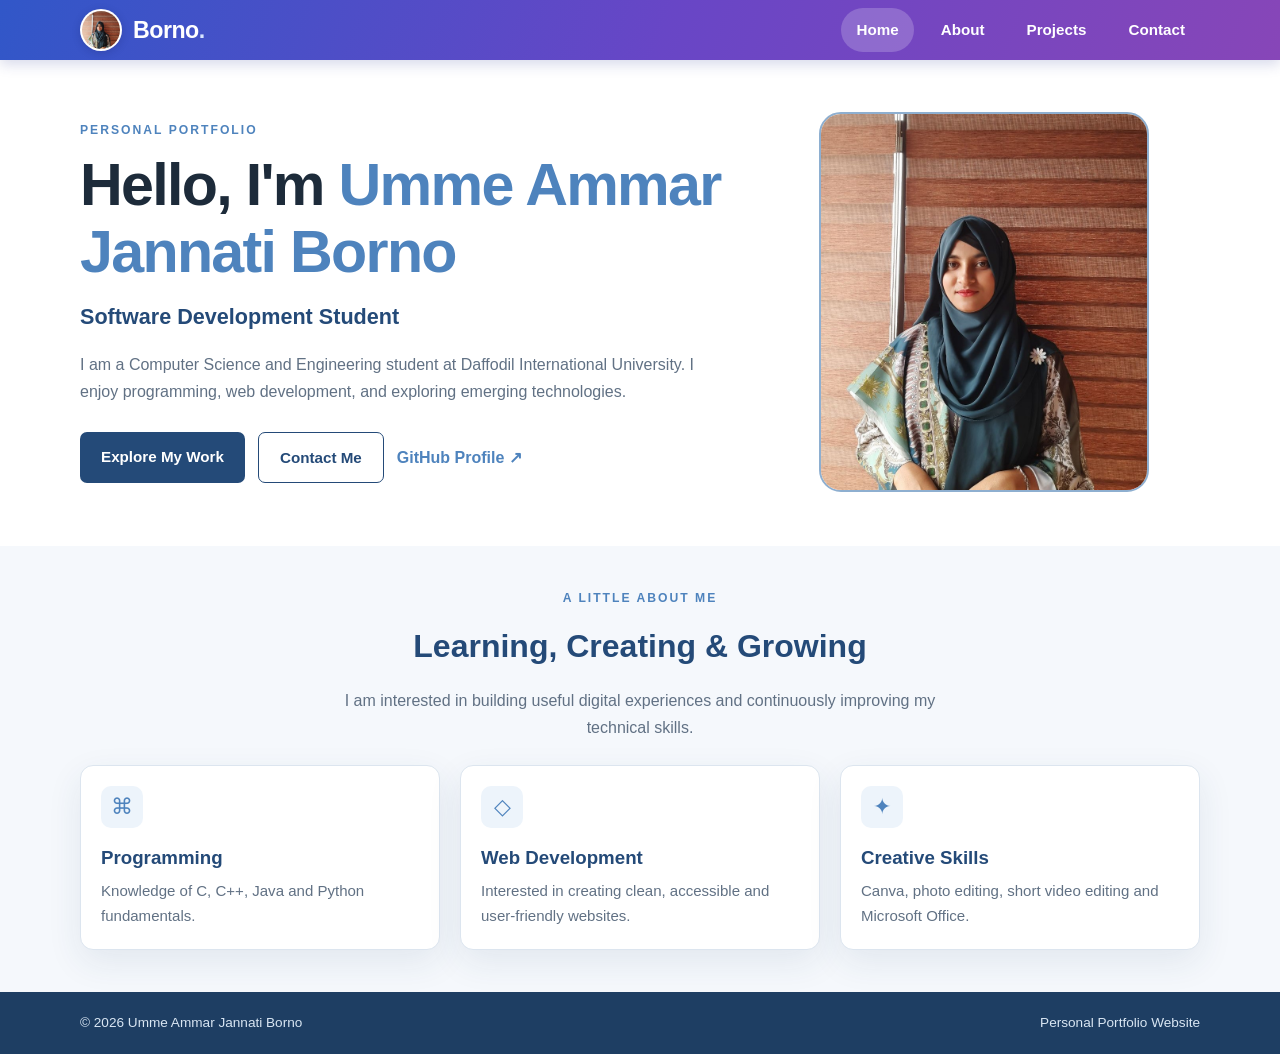
<file: index.html>
<!DOCTYPE html>
<html lang="en">
<head>
  <meta charset="UTF-8">
  <meta name="viewport" content="width=device-width, initial-scale=1.0">
  <meta name="description" content="Personal portfolio of Umme Ammar Jannati Borno, Software Development student.">
  <title>Home | Umme Ammar Jannati Borno</title>
  <link rel="stylesheet" href="css/style.css">
</head>
<body>
  <header class="site-header">
    <nav class="nav container" aria-label="Main navigation">
      <a class="brand" href="index.html"><img class="brand-photo" src="images/profile.jpg" alt="Profile photo placeholder"><span class="brand-name">Borno<span>.</span></span></a>
      <button class="menu-toggle" aria-label="Toggle navigation" aria-expanded="false">☰</button>
      <ul class="nav-links">
        <li><a class="active" href="index.html">Home</a></li>
        <li><a href="about.html">About</a></li>
        <li><a href="projects.html">Projects</a></li>
        <li><a href="contact.html">Contact</a></li>
      </ul>
    </nav>
  </header>

  <main>
    <section class="hero container">
      <div class="hero-copy">
        <p class="eyebrow">PERSONAL PORTFOLIO</p>
        <h1>Hello, I'm <span>Umme Ammar Jannati Borno</span></h1>
        <h2>Software Development Student</h2>
        <p>I am a Computer Science and Engineering student at Daffodil International University. I enjoy programming, web development, and exploring emerging technologies.</p>
        <div class="hero-actions">
          <a class="btn" href="projects.html">Explore My Work</a>
          <a class="btn btn-outline" href="contact.html">Contact Me</a>
          <a class="github-text-link" href="https://github.com/borno2305101834-diu" target="_blank" rel="noopener noreferrer">GitHub Profile ↗</a>
        </div>
      </div>
      <div class="profile-wrap">
        <!-- Save your own photo as images/profile.jpg. The same photo appears in the navbar. -->
        <img src="images/profile.jpg"
             alt="Profile photo of Umme Ammar Jannati Borno"
             class="photo-placeholder profile-image">
      </div>
      </div>
    </section>

    <section class="section soft-bg">
      <div class="container">
        <div class="section-heading">
          <p class="eyebrow">A LITTLE ABOUT ME</p>
          <h2>Learning, Creating & Growing</h2>
          <p>I am interested in building useful digital experiences and continuously improving my technical skills.</p>
        </div>
        <div class="feature-grid">
          <article class="feature-card"><div class="feature-icon">⌘</div><h3>Programming</h3><p>Knowledge of C, C++, Java and Python fundamentals.</p></article>
          <article class="feature-card"><div class="feature-icon">◇</div><h3>Web Development</h3><p>Interested in creating clean, accessible and user-friendly websites.</p></article>
          <article class="feature-card"><div class="feature-icon">✦</div><h3>Creative Skills</h3><p>Canva, photo editing, short video editing and Microsoft Office.</p></article>
        </div>
      </div>
    </section>
    
  </main>

  <footer class="site-footer"><div class="container footer-inner"><p>© 2026 Umme Ammar Jannati Borno</p><p>Personal Portfolio Website</p></div></footer>
  <script src="https://code.jquery.com/jquery-3.7.1.min.js"></script>
  <script src="js/main.js"></script>
</body>
</html>
</file>
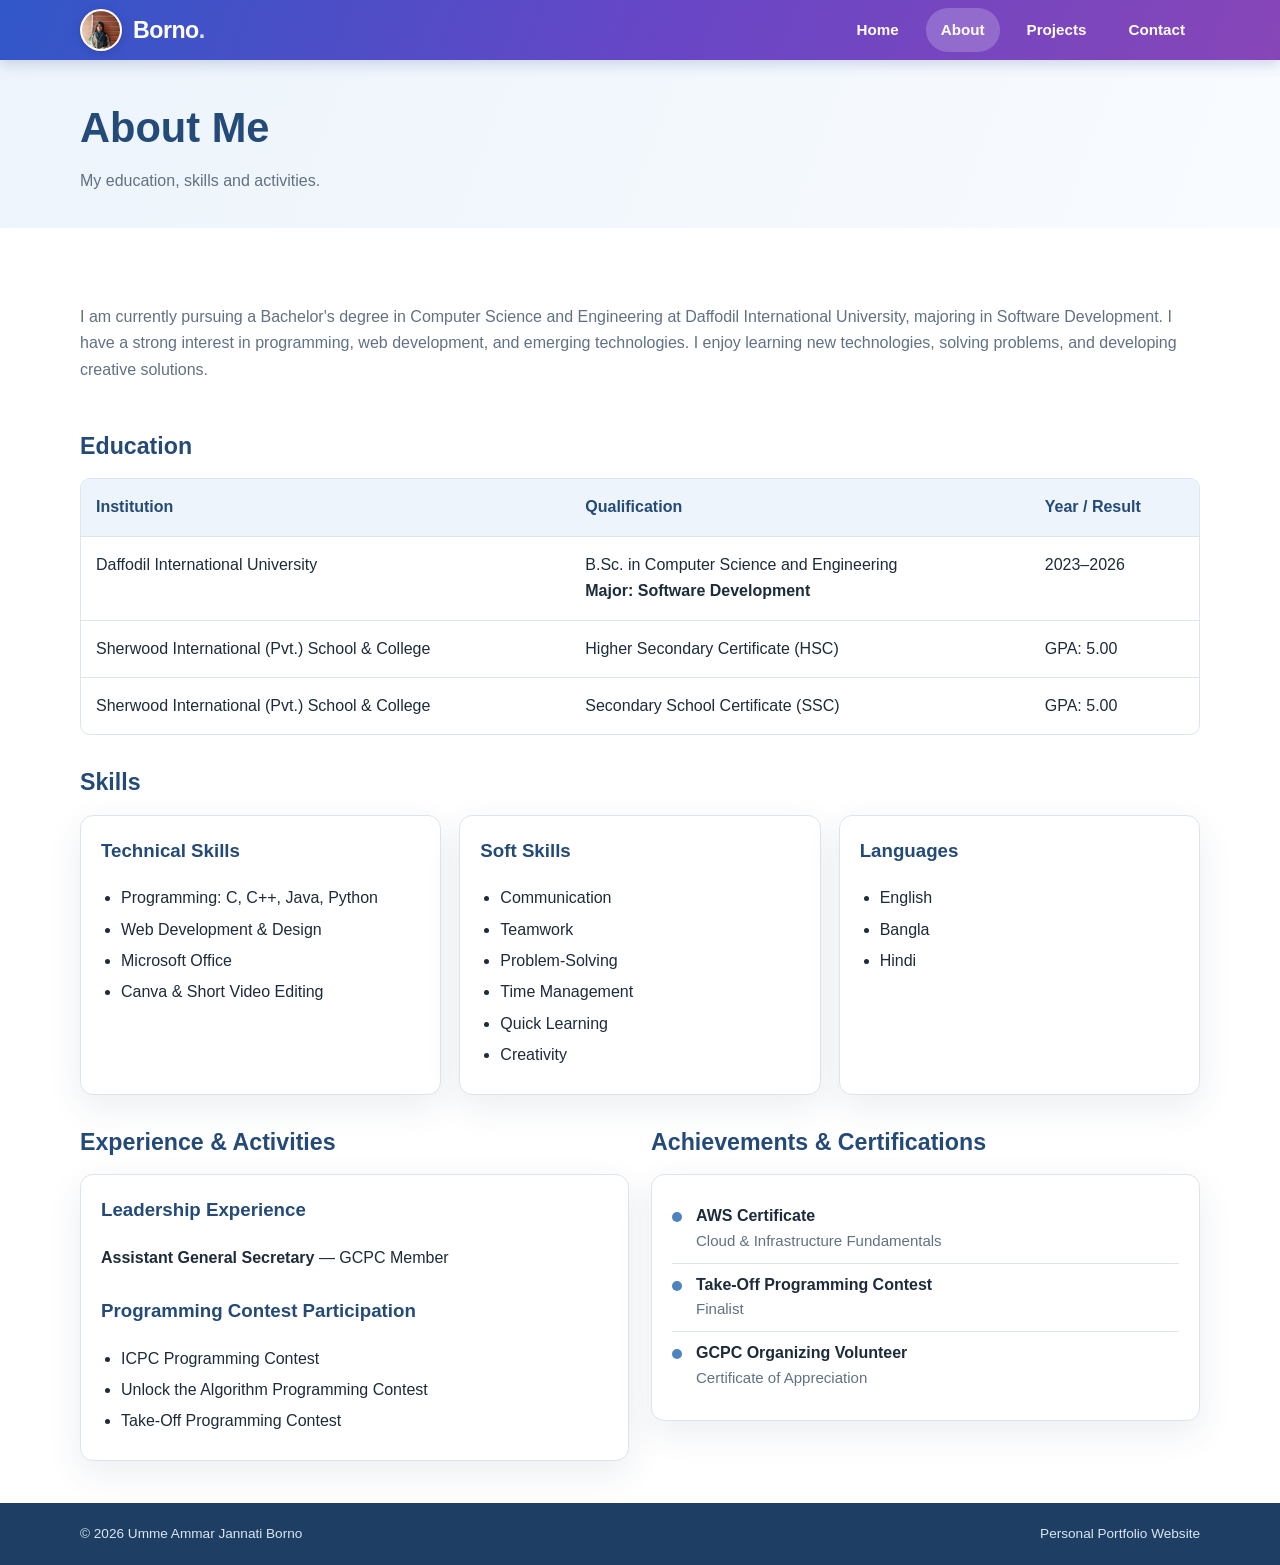
<file: about.html>
<!DOCTYPE html>
<html lang="en">
<head>
  <meta charset="UTF-8">
  <meta name="viewport" content="width=device-width, initial-scale=1.0">
  <title>About | Umme Ammar Jannati Borno</title>
  <link rel="stylesheet" href="css/style.css">
</head>
<body>
<header class="site-header"><nav class="nav container" aria-label="Main navigation">
  <a class="brand" href="index.html"><img class="brand-photo" src="images/profile.jpg" alt="Profile photo placeholder"><span class="brand-name">Borno<span>.</span></span></a><button class="menu-toggle" aria-label="Toggle navigation" aria-expanded="false">☰</button>
  <ul class="nav-links"><li><a href="index.html">Home</a></li><li><a class="active" href="about.html">About</a></li><li><a href="projects.html">Projects</a></li><li><a href="contact.html">Contact</a></li></ul>
</nav></header>
<main>
  <section class="page-hero"><div class="container"><h1>About Me</h1><p>My education, skills and activities.</p></div></section>
  <section class="section container">
    <div class="about-intro"><div></div><p>I am currently pursuing a Bachelor's degree in Computer Science and Engineering at Daffodil International University, majoring in Software Development. I have a strong interest in programming, web development, and emerging technologies. I enjoy learning new technologies, solving problems, and developing creative solutions.</p></div></div>
    <h2 class="subheading">Education</h2>
    <div class="table-wrap"><table><thead><tr><th>Institution</th><th>Qualification</th><th>Year / Result</th></tr></thead><tbody>
      <tr><td>Daffodil International University</td><td>B.Sc. in Computer Science and Engineering<br><strong>Major: Software Development</strong></td><td>2023–2026</td></tr>
      <tr><td>Sherwood International (Pvt.) School & College</td><td>Higher Secondary Certificate (HSC)</td><td>GPA: 5.00</td></tr>
      <tr><td>Sherwood International (Pvt.) School & College</td><td>Secondary School Certificate (SSC)</td><td>GPA: 5.00</td></tr>
    </tbody></table></div>
    <h2 class="subheading">Skills</h2>
    <div class="skills-grid">
      <article class="panel"><h3>Technical Skills</h3><ul><li>Programming: C, C++, Java, Python</li><li>Web Development & Design</li><li>Microsoft Office</li><li>Canva & Short Video Editing</li></ul></article>
      <article class="panel"><h3>Soft Skills</h3><ul><li>Communication</li><li>Teamwork</li><li>Problem-Solving</li><li>Time Management</li><li>Quick Learning</li><li>Creativity</li></ul></article>
      <article class="panel"><h3>Languages</h3><ul><li>English</li><li>Bangla</li><li>Hindi</li></ul></article>
    </div>
    <div class="activities-achievements-grid">
      <section class="activity-column" aria-labelledby="experience-heading">
        <h2 class="subheading" id="experience-heading">Experience & Activities</h2>
        <div class="timeline panel">
          <h3>Leadership Experience</h3>
          <p><strong>Assistant General Secretary</strong> — GCPC Member</p>
          <h3>Programming Contest Participation</h3>
          <ul>
            <li>ICPC Programming Contest</li>
            <li>Unlock the Algorithm Programming Contest</li>
            <li>Take-Off Programming Contest</li>
          </ul>
        </div>
      </section>
      <section class="achievement-column" aria-labelledby="achievement-heading">
        <h2 class="subheading" id="achievement-heading">Achievements & Certifications</h2>
        <div class="panel achievement-list">
          <div><span class="achievement-dot" aria-hidden="true"></span><p><strong>AWS Certificate</strong><br><span>Cloud & Infrastructure Fundamentals</span></p></div>
          <div><span class="achievement-dot" aria-hidden="true"></span><p><strong>Take-Off Programming Contest</strong><br><span>Finalist</span></p></div>
          <div><span class="achievement-dot" aria-hidden="true"></span><p><strong>GCPC Organizing Volunteer</strong><br><span>Certificate of Appreciation</span></p></div>
        </div>
      </section>
    </div>
  </section>
</main>
<footer class="site-footer"><div class="container footer-inner"><p>© 2026 Umme Ammar Jannati Borno</p><p>Personal Portfolio Website</p></div></footer>
<script src="https://code.jquery.com/jquery-3.7.1.min.js"></script><script src="js/main.js"></script>
</body></html>
</file>
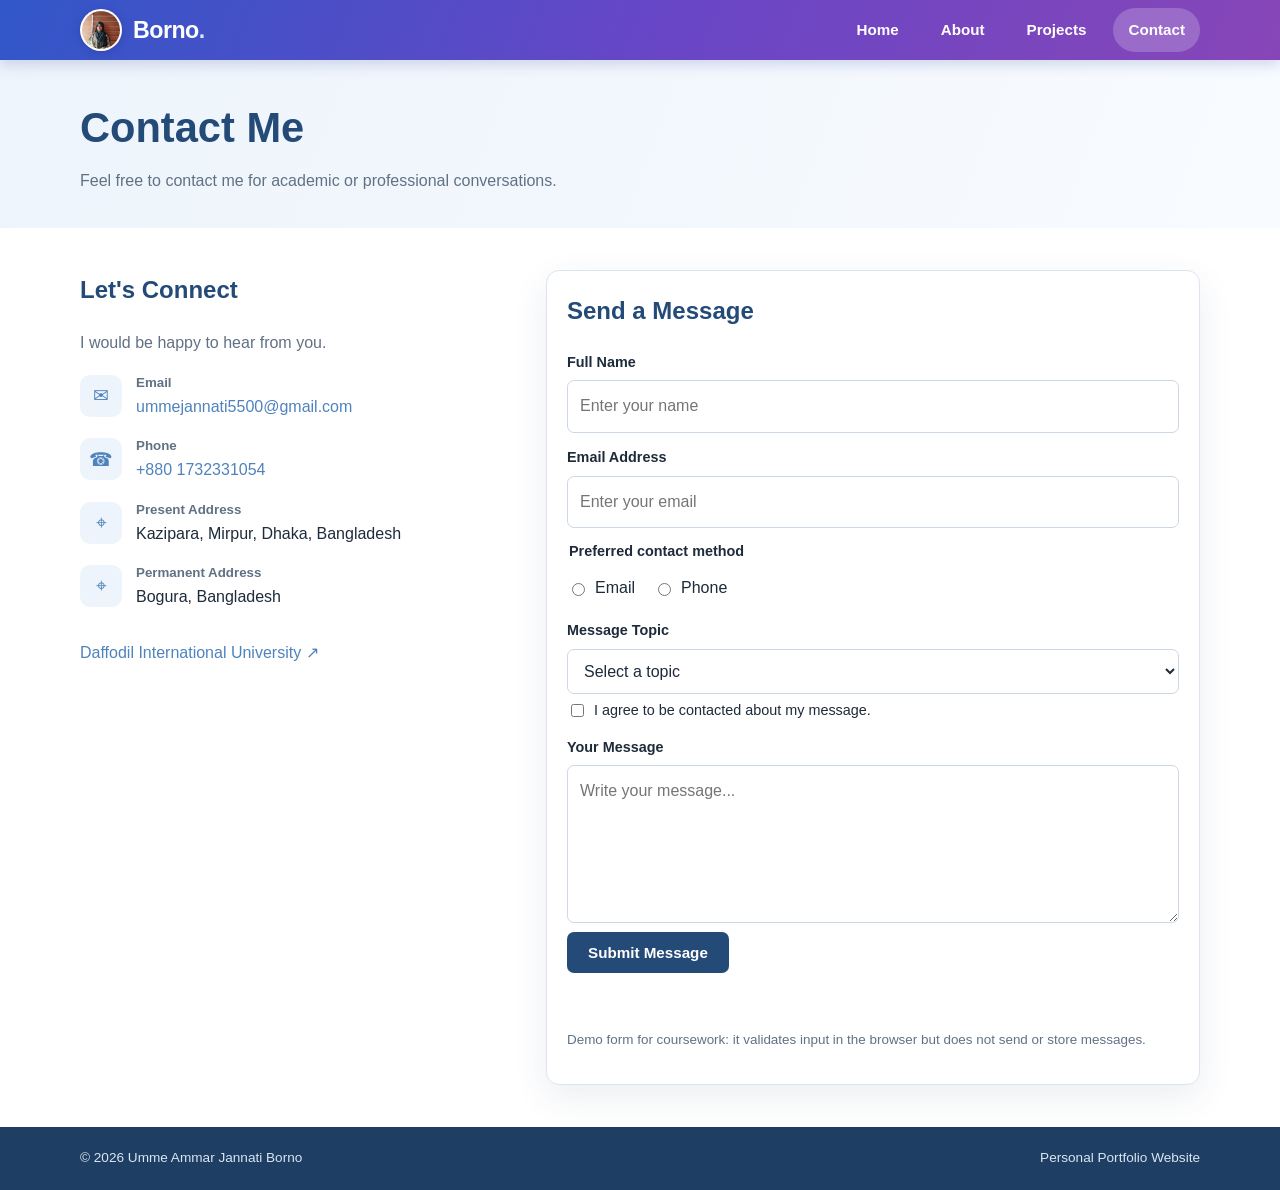
<file: contact.html>
<!DOCTYPE html>
<html lang="en">
<head>
  <meta charset="UTF-8"><meta name="viewport" content="width=device-width, initial-scale=1.0">
  <title>Contact | Umme Ammar Jannati Borno</title><link rel="stylesheet" href="css/style.css">
</head>
<body>
<header class="site-header"><nav class="nav container" aria-label="Main navigation">
  <a class="brand" href="index.html"><img class="brand-photo" src="images/profile.jpg" alt="Profile photo placeholder"><span class="brand-name">Borno<span>.</span></span></a><button class="menu-toggle" aria-label="Toggle navigation" aria-expanded="false">☰</button>
  <ul class="nav-links"><li><a href="index.html">Home</a></li><li><a href="about.html">About</a></li><li><a href="projects.html">Projects</a></li><li><a class="active" href="contact.html">Contact</a></li></ul>
</nav></header>
<main>
<section class="page-hero"><div class="container"><h1>Contact Me</h1><p>Feel free to contact me for academic or professional conversations.</p></div></section>
<section class="section container contact-layout">
  <div class="contact-info"><h2>Let's Connect</h2><p>I would be happy to hear from you.</p>
    <div class="contact-item"><span>✉</span><div><small>Email</small><a href="mailto:ummejannati5500@gmail.com">ummejannati5500@gmail.com</a></div></div>
    <div class="contact-item"><span>☎</span><div><small>Phone</small><a href="tel:+8801732331054">+880 1732331054</a></div></div>
    <div class="contact-item"><span>⌖</span><div><small>Present Address</small><p>Kazipara, Mirpur, Dhaka, Bangladesh</p></div></div>
    <div class="contact-item"><span>⌖</span><div><small>Permanent Address</small><p>Bogura, Bangladesh</p></div></div>
    <p class="external-link"><a href="https://www.daffodilvarsity.edu.bd/" target="_blank" rel="noopener">Daffodil International University ↗</a></p>
  </div>
  <form class="contact-form panel" id="contactForm">
    <h2>Send a Message</h2>
    <label for="fullName">Full Name</label><input id="fullName" name="fullName" type="text" placeholder="Enter your name" required>
    <label for="email">Email Address</label><input id="email" name="email" type="email" placeholder="Enter your email" required>
    <fieldset><legend>Preferred contact method</legend><label class="choice"><input type="radio" name="method" value="Email" required> Email</label><label class="choice"><input type="radio" name="method" value="Phone"> Phone</label></fieldset>
    <label for="topic">Message Topic</label><select id="topic" name="topic" required><option value="">Select a topic</option><option>Academic discussion</option><option>Project collaboration</option><option>General inquiry</option></select>
    <label class="choice checkbox-choice"><input type="checkbox" id="updates" name="updates"> I agree to be contacted about my message.</label>
    <label for="message">Your Message</label><textarea id="message" name="message" rows="5" placeholder="Write your message..." required></textarea>
    <button class="btn" type="submit">Submit Message</button>
    <p id="formStatus" class="form-status" role="status" aria-live="polite"></p>
    <p class="small-note">Demo form for coursework: it validates input in the browser but does not send or store messages.</p>
  </form>
</section></main>
<footer class="site-footer"><div class="container footer-inner"><p>© 2026 Umme Ammar Jannati Borno</p><p>Personal Portfolio Website</p></div></footer>
<script src="https://code.jquery.com/jquery-3.7.1.min.js"></script><script src="js/main.js"></script><script src="js/contact.js"></script>
</body></html>
</file>
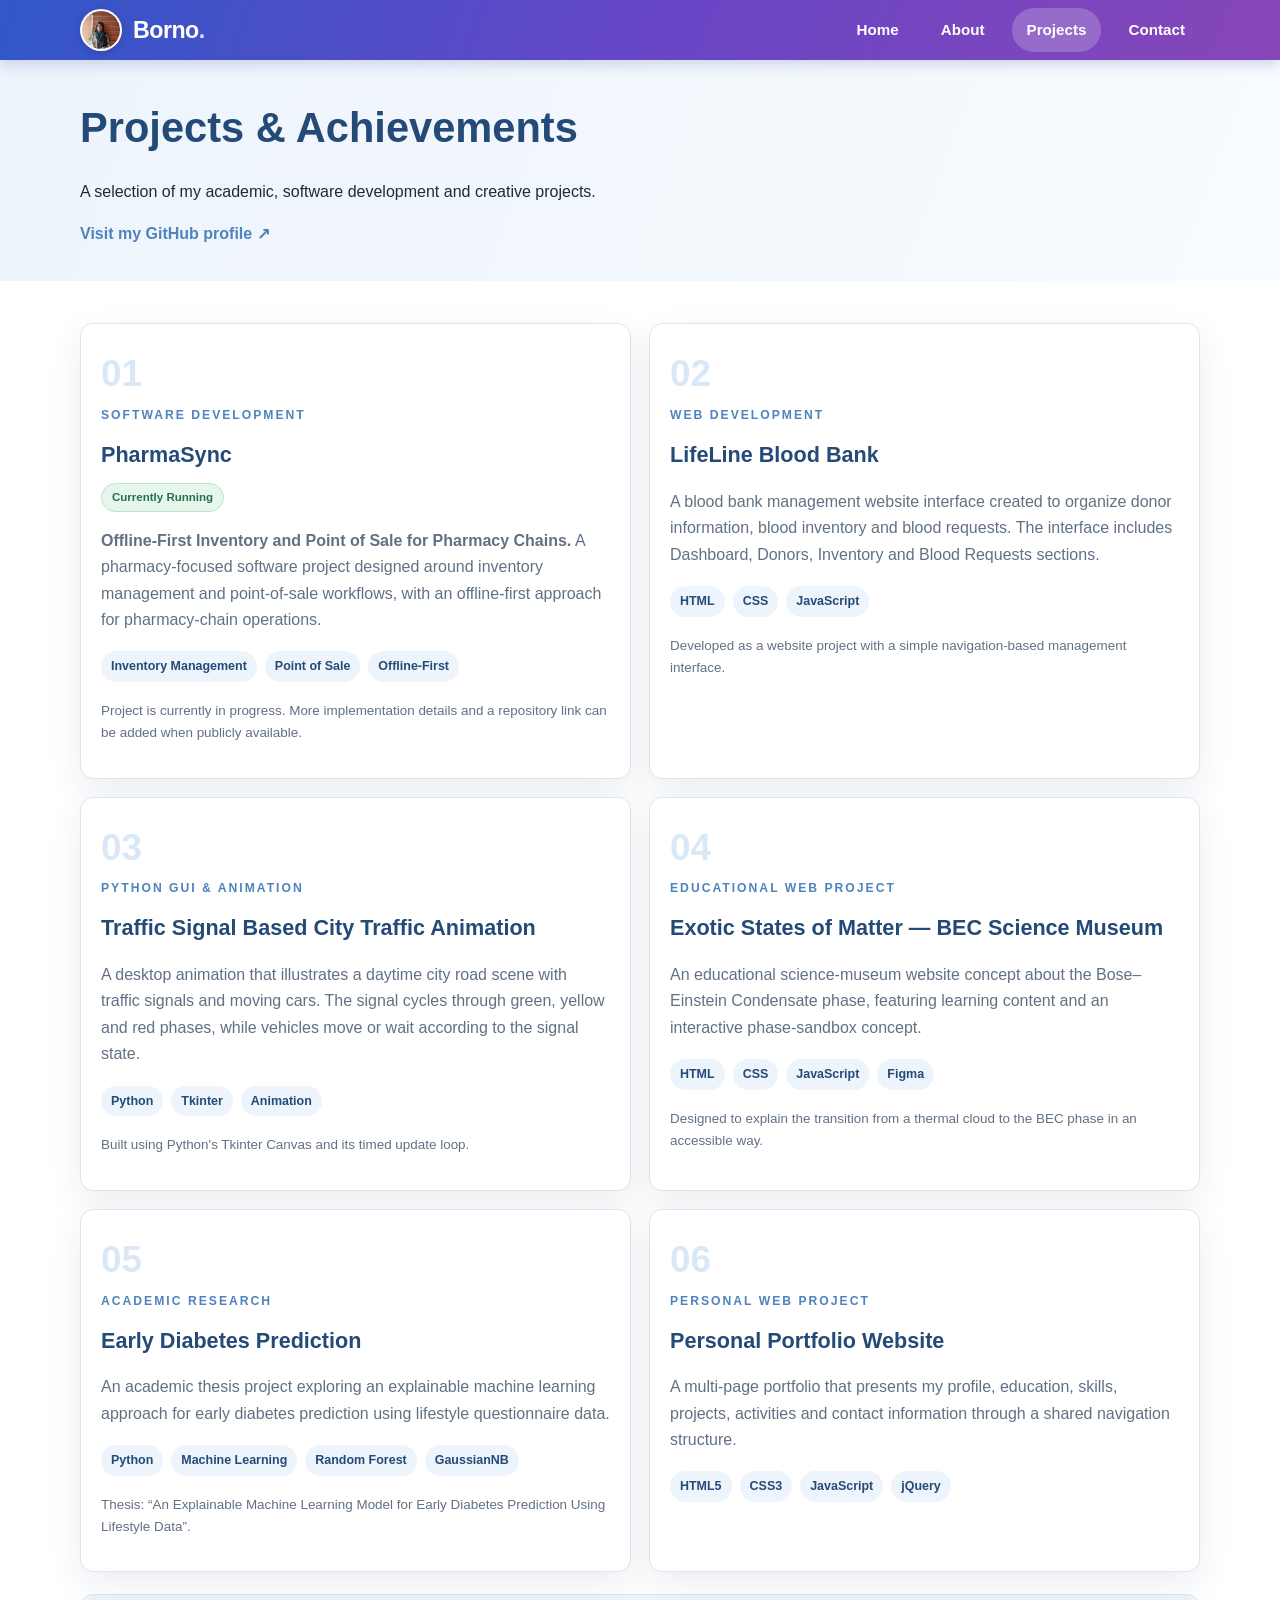
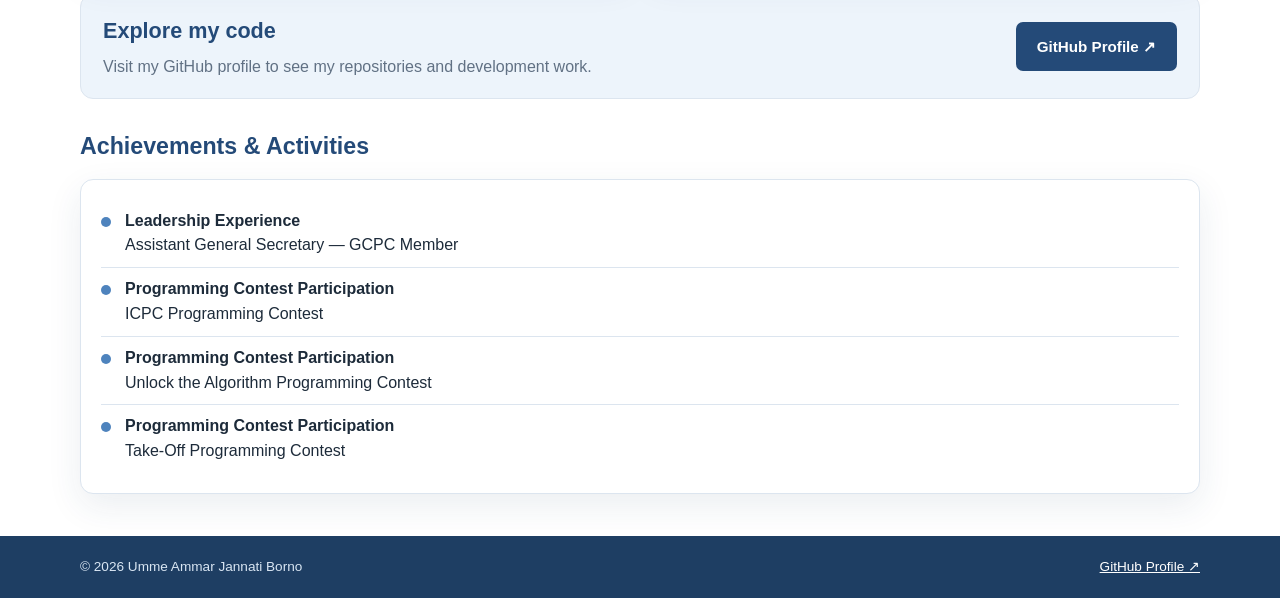
<file: projects.html>
<!DOCTYPE html>
<html lang="en">
<head>
  <meta charset="UTF-8">
  <meta name="viewport" content="width=device-width, initial-scale=1.0">
  <meta name="description" content="Selected academic, software and web development projects by Umme Ammar Jannati Borno.">
  <title>Projects & Achievements | Umme Ammar Jannati Borno</title>
  <link rel="stylesheet" href="css/style.css">
</head>
<body>
<header class="site-header">
  <nav class="nav container" aria-label="Main navigation">
    <a class="brand" href="index.html"><img class="brand-photo" src="images/profile.jpg" alt="Profile photo placeholder"><span class="brand-name">Borno<span>.</span></span></a>
    <button class="menu-toggle" aria-label="Toggle navigation" aria-expanded="false">☰</button>
    <ul class="nav-links">
      <li><a href="index.html">Home</a></li>
      <li><a href="about.html">About</a></li>
      <li><a class="active" href="projects.html">Projects</a></li>
      <li><a href="contact.html">Contact</a></li>
    </ul>
  </nav>
</header>

<main>
  <section class="page-hero">
    <div class="container">
     
      <h1>Projects & Achievements</h1>
      <p>A selection of my academic, software development and creative projects.</p>
      <p class="github-profile-link"><a href="https://github.com/borno2305101834-diu" target="_blank" rel="noopener noreferrer">Visit my GitHub profile ↗</a></p>
    </div>
  </section>

  <section class="section container">
    <div class="project-grid">
      <article class="project-card">
        <div class="project-number">01</div>
        <p class="eyebrow">SOFTWARE DEVELOPMENT</p>
        <div class="project-title-row"><h2>PharmaSync</h2><span class="project-status">Currently Running</span></div>
        <p><strong>Offline-First Inventory and Point of Sale for Pharmacy Chains.</strong> A pharmacy-focused software project designed around inventory management and point-of-sale workflows, with an offline-first approach for pharmacy-chain operations.</p>
        <div class="tags"><span>Inventory Management</span><span>Point of Sale</span><span>Offline-First</span></div>
        <p class="small-note">Project is currently in progress. More implementation details and a repository link can be added when publicly available.</p>
      </article>

      <article class="project-card">
        <div class="project-number">02</div>
        <p class="eyebrow">WEB DEVELOPMENT</p>
        <h2>LifeLine Blood Bank</h2>
        <p>A blood bank management website interface created to organize donor information, blood inventory and blood requests. The interface includes Dashboard, Donors, Inventory and Blood Requests sections.</p>
        <div class="tags"><span>HTML</span><span>CSS</span><span>JavaScript</span></div>
        <p class="small-note">Developed as a website project with a simple navigation-based management interface.</p>
      </article>

      <article class="project-card">
        <div class="project-number">03</div>
        <p class="eyebrow">PYTHON GUI & ANIMATION</p>
        <h2>Traffic Signal Based City Traffic Animation</h2>
        <p>A desktop animation that illustrates a daytime city road scene with traffic signals and moving cars. The signal cycles through green, yellow and red phases, while vehicles move or wait according to the signal state.</p>
        <div class="tags"><span>Python</span><span>Tkinter</span><span>Animation</span></div>
        <p class="small-note">Built using Python's Tkinter Canvas and its timed update loop.</p>
      </article>

      <article class="project-card">
        <div class="project-number">04</div>
        <p class="eyebrow">EDUCATIONAL WEB PROJECT</p>
        <h2>Exotic States of Matter — BEC Science Museum</h2>
        <p>An educational science-museum website concept about the Bose–Einstein Condensate phase, featuring learning content and an interactive phase-sandbox concept.</p>
        <div class="tags"><span>HTML</span><span>CSS</span><span>JavaScript</span><span>Figma</span></div>
        <p class="small-note">Designed to explain the transition from a thermal cloud to the BEC phase in an accessible way.</p>
      </article>

      <article class="project-card">
        <div class="project-number">05</div>
        <p class="eyebrow">ACADEMIC RESEARCH</p>
        <h2>Early Diabetes Prediction</h2>
        <p>An academic thesis project exploring an explainable machine learning approach for early diabetes prediction using lifestyle questionnaire data.</p>
        <div class="tags"><span>Python</span><span>Machine Learning</span><span>Random Forest</span><span>GaussianNB</span></div>
        <p class="small-note">Thesis: “An Explainable Machine Learning Model for Early Diabetes Prediction Using Lifestyle Data”.</p>
      </article>

      <article class="project-card">
        <div class="project-number">06</div>
        <p class="eyebrow">PERSONAL WEB PROJECT</p>
        <h2>Personal Portfolio Website</h2>
        <p>A multi-page portfolio that presents my profile, education, skills, projects, activities and contact information through a shared navigation structure.</p>
        <div class="tags"><span>HTML5</span><span>CSS3</span><span>JavaScript</span><span>jQuery</span></div>
      </article>
    </div>

    <div class="github-callout">
      <div><h2>Explore my code</h2><p>Visit my GitHub profile to see my repositories and development work.</p></div>
      <a class="btn" href="https://github.com/borno2305101834-diu" target="_blank" rel="noopener noreferrer">GitHub Profile ↗</a>
    </div>

    <h2 class="subheading">Achievements & Activities</h2>
    <div class="achievement-list panel">
      <div><span class="achievement-dot"></span><p><strong>Leadership Experience</strong><br>Assistant General Secretary — GCPC Member</p></div>
      <div><span class="achievement-dot"></span><p><strong>Programming Contest Participation</strong><br>ICPC Programming Contest</p></div>
      <div><span class="achievement-dot"></span><p><strong>Programming Contest Participation</strong><br>Unlock the Algorithm Programming Contest</p></div>
      <div><span class="achievement-dot"></span><p><strong>Programming Contest Participation</strong><br>Take-Off Programming Contest</p></div>
    </div>
  </section>
</main>

<footer class="site-footer">
  <div class="container footer-inner">
    <p>© 2026 Umme Ammar Jannati Borno</p>
    <p><a href="https://github.com/borno2305101834-diu" target="_blank" rel="noopener noreferrer">GitHub Profile ↗</a></p>
  </div>
</footer>
<script src="https://code.jquery.com/jquery-3.7.1.min.js"></script>
<script src="js/main.js"></script>
</body>
</html>
</file>
<file: css/style.css>
:root{--navy:#244a78;
    --blue:#4e83bd;
    --pale:#edf4fb;
    --ink:#1d2b3a;
    --muted:#617184;
    --white:#fff;
    --line:#dce5ef;
    --shadow:0 12px 35px rgba(31,66,104,.09)}
*{box-sizing:border-box}html{scroll-behavior:smooth}body{margin:0;
    font-family:Arial,Helvetica,sans-serif;
    color:var(--ink);
    line-height:1.65;
    background:#fff}a{color:var(--blue);
        text-decoration:none}a:hover{text-decoration:underline}.container{width:min(1120px,90%);
            margin:auto}
.site-header{background:linear-gradient(110deg,#3157c8 0%,#6846c6 52%,#8746b8 100%);
    position:sticky;top:0;
    z-index:10;
    box-shadow:0 5px 12px rgba(49,63,150,.18)}.nav{min-height:60px;
        display:flex;
        align-items:center;
        justify-content:space-between}.brand{display:flex;
            align-items:center;
            gap:11px;
            font-size:1.45rem;
            font-weight:800;
            color:#fff;
            letter-spacing:-.5px}.brand-name{color:#fff}.brand-name span{color:#d8e5ff}.brand-photo{width:42px;height:42px;
                flex:none;
                display:block;
                object-fit:cover;
                border-radius:50%;
                border:2px solid rgba(255,255,255,.9);
                background:#fff;
                box-shadow:0 2px 8px rgba(20,25,80,.2)}.nav-links{display:flex;
                    align-items:center;
                    gap:12px;list-style:none;
                    margin:0;
                    padding:0}.nav-links a{display:block;
                        font-weight:700;
                        color:#fff;
                        font-size:.95rem;
                        padding:9px 15px;border-radius:22px;transition:background .2s ease,transform .2s ease}.nav-links a.active,.nav-links a:hover{color:#fff;background:rgba(255,255,255,.2);text-decoration:none}.nav-links a:hover{transform:translateY(-1px)}.menu-toggle{display:none;background:rgba(255,255,255,.14);border:1px solid rgba(255,255,255,.35);border-radius:8px;padding:5px 10px;font-size:1.5rem;color:#fff}
.hero{display:grid;grid-template-columns:1.2fr .8fr;gap:38px;align-items:center;padding-top:52px;padding-bottom:54px;min-height:0}.eyebrow{font-size:.76rem;font-weight:800;letter-spacing:2px;color:var(--blue);margin:0 0 12px}.hero h1{font-size:clamp(2.25rem,5vw,3.7rem);line-height:1.12;margin:0 0 14px;letter-spacing:-1.7px}.hero h1 span{color:var(--blue)}.hero h2{font-size:1.35rem;color:var(--navy);margin:0 0 18px}.hero-copy>p:not(.eyebrow){color:var(--muted);max-width:620px}.hero-actions{display:flex;gap:13px;flex-wrap:wrap;margin-top:27px}.btn{display:inline-block;border:0;border-radius:7px;background:var(--navy);color:white;padding:12px 21px;font-weight:700;cursor:pointer;font-size:.95rem}.btn:hover{background:var(--blue);text-decoration:none}.btn-outline{background:transparent;color:var(--navy);border:1px solid var(--navy)}.btn-outline:hover{color:white}.profile-wrap{display:flex;justify-content:center}.photo-placeholder{width:min(330px,100%);aspect-ratio:4/4.6;border:2px dashed #8eafd0;border-radius:22px;background:linear-gradient(145deg,#edf5fc,#dceafa);display:flex;flex-direction:column;align-items:center;justify-content:center;color:var(--navy);gap:9px;text-align:center}.photo-icon{font-size:3rem;font-weight:300}.photo-placeholder small{color:var(--muted)}
.section{padding-top:42px;padding-bottom:42px}.soft-bg{background:#f5f8fc}.section-heading{text-align:center;max-width:650px;margin:0 auto 24px}.section-heading h2,.center-cta h2{font-size:2rem;color:var(--navy);margin:0 0 10px}.section-heading p:last-child,.center-cta p{color:var(--muted)}.feature-grid{display:grid;grid-template-columns:repeat(3,1fr);gap:20px}.feature-card,.panel,.project-card{background:white;border:1px solid var(--line);border-radius:13px;padding:20px;box-shadow:var(--shadow)}.feature-icon{width:42px;height:42px;border-radius:10px;background:var(--pale);color:var(--blue);display:grid;place-items:center;font-size:1.4rem}.feature-card h3{margin:15px 0 5px;color:var(--navy)}.feature-card p{margin:0;color:var(--muted);font-size:.94rem}.center-cta{text-align:center}.center-cta .btn{margin-top:12px}
.page-hero{background:linear-gradient(110deg,#edf4fb,#f8fbff);padding:34px 0}.page-hero h1{margin:0;color:var(--navy);font-size:2.6rem}.page-hero p:last-child{margin:5px 0 0;color:var(--muted)}.about-intro{display:grid;grid-template-columns:1fr;gap:18px;align-items:center}.about-intro h2,.contact-info h2{color:var(--navy);margin-top:0}.about-intro p{color:var(--muted)}.quote-card{background:var(--navy);color:#fff;padding:25px;border-radius:14px}.quote-card span{font-size:3rem;line-height:.8;color:#a9c9e9}.quote-card p{color:#fff;font-size:1.1rem}.subheading{color:var(--navy);margin:28px 0 13px;font-size:1.45rem}.table-wrap{overflow-x:auto;border:1px solid var(--line);border-radius:10px}table{border-collapse:collapse;width:100%;min-width:620px}th,td{text-align:left;padding:15px;border-bottom:1px solid var(--line);vertical-align:top}th{background:var(--pale);color:var(--navy)}tbody tr:last-child td{border-bottom:0}.skills-grid{display:grid;grid-template-columns:repeat(3,1fr);gap:18px}.panel h3{color:var(--navy);margin-top:0}.panel ul{padding-left:20px;margin-bottom:0}.panel li{margin:5px 0}.timeline h3:not(:first-child){margin-top:25px}
.project-grid{display:grid;grid-template-columns:repeat(2,1fr);gap:18px}.project-card{position:relative;overflow:hidden}.project-number{font-size:2.3rem;font-weight:800;color:#d9e8f7}.project-card h2{color:var(--navy);margin:0 0 10px;font-size:1.35rem}.project-card p:not(.eyebrow){color:var(--muted)}.tags{display:flex;gap:8px;flex-wrap:wrap;margin:18px 0}.tags span{background:var(--pale);color:var(--navy);padding:5px 10px;border-radius:20px;font-size:.78rem;font-weight:700}.small-note{font-size:.84rem;color:var(--muted)}.achievement-list>div{display:flex;gap:14px;align-items:flex-start;border-bottom:1px solid var(--line);padding:10px 0}.achievement-list>div:last-child{border:0}.achievement-list p{margin:0}.achievement-dot{width:10px;height:10px;background:var(--blue);border-radius:50%;margin-top:8px;flex:none}
.contact-layout{display:grid;grid-template-columns:.8fr 1.2fr;gap:30px;align-items:start}.contact-info>p{color:var(--muted)}.contact-item{display:flex;gap:14px;align-items:center;margin:15px 0}.contact-item>span{width:42px;height:42px;border-radius:10px;background:var(--pale);color:var(--blue);display:grid;place-items:center;font-size:1.2rem}.contact-item small{display:block;color:var(--muted);font-weight:700}.contact-item p{margin:0}.external-link{margin-top:30px}.contact-form h2{margin:0 0 20px;color:var(--navy)}.contact-form>label,.contact-form legend{display:block;font-weight:700;font-size:.9rem;margin:13px 0 6px}.contact-form input:not([type=radio]):not([type=checkbox]),.contact-form select,.contact-form textarea{width:100%;border:1px solid #ccd8e5;border-radius:7px;padding:12px;font:inherit;background:#fff;color:var(--ink)}.contact-form input:focus,.contact-form select:focus,.contact-form textarea:focus{outline:2px solid #b6d3f0;border-color:var(--blue)}.contact-form fieldset{border:0;padding:0;margin:12px 0}.choice{display:inline-flex!important;align-items:center;gap:7px;margin:5px 18px 5px 0!important;font-weight:400!important}.checkbox-choice{display:flex!important}.form-status{font-weight:700;min-height:24px;color:#23724c}.form-status.error{color:#b42318}.site-footer{background:#1e3e63;color:#d9e6f3;padding:20px 0}.footer-inner{display:flex;justify-content:space-between;gap:20px;font-size:.85rem}.footer-inner p{margin:0}
@media(max-width:760px){.menu-toggle{display:block}.nav{position:relative}.nav-links{display:none;position:absolute;top:76px;left:0;right:0;background:linear-gradient(110deg,#3157c8 0%,#6846c6 52%,#8746b8 100%);padding:18px 5%;border-bottom:1px solid rgba(255,255,255,.2);flex-direction:column;align-items:stretch;gap:8px;box-shadow:0 8px 15px rgba(49,63,150,.16)}.nav-links a{padding:11px 14px}.nav-links.open{display:flex}.hero{grid-template-columns:1fr;padding-top:38px;padding-bottom:40px;gap:25px}.profile-wrap{grid-row:1}.photo-placeholder{max-width:230px}.feature-grid,.skills-grid,.project-grid,.contact-layout,.about-intro{grid-template-columns:1fr}.section{padding-top:34px;padding-bottom:34px}.page-hero h1{font-size:2.1rem}.footer-inner{flex-direction:column;gap:5px}}
\n.approach-list{max-width:720px;margin:0 auto;padding-left:28px;color:var(--muted)}.approach-list li{padding:7px 0}\n
/* Additional styles for the expanded portfolio project section */
.project-title-row{display:flex;align-items:center;justify-content:space-between;gap:12px;flex-wrap:wrap}
.project-title-row h2{margin-bottom:10px}
.project-status{display:inline-block;background:#e7f6ed;color:#237347;border:1px solid #b9e4c8;border-radius:20px;padding:4px 10px;font-size:.72rem;font-weight:800;white-space:nowrap}
.github-profile-link{margin-top:12px!important}
.github-profile-link a,.github-text-link{font-weight:700}
.github-callout{margin-top:22px;padding:18px 22px;border:1px solid var(--line);border-radius:13px;background:var(--pale);display:flex;align-items:center;justify-content:space-between;gap:20px}
.github-callout h2{margin:0;color:var(--navy);font-size:1.35rem}
.github-callout p{margin:5px 0 0;color:var(--muted)}
.github-text-link{align-self:center}
.site-footer a{color:#fff;text-decoration:underline}
@media(max-width:600px){.github-callout{align-items:flex-start;flex-direction:column}}

/* Large home-page profile photo: preserves the original placeholder size and shape. */
.profile-image{display:block;object-fit:cover;border-style:solid;}

/* Side-by-side Experience and Achievements sections on the About page */
.activities-achievements-grid{display:grid;grid-template-columns:1fr 1fr;gap:22px;align-items:start}
.activities-achievements-grid .subheading{margin-top:28px}
.activities-achievements-grid .panel{height:100%;box-sizing:border-box}
.achievement-list>div{display:flex;gap:14px;align-items:flex-start;border-bottom:1px solid var(--line);padding:9px 0}
.achievement-list>div:last-child{border:0}
.achievement-list p{margin:0;line-height:1.55}
.achievement-list p span{color:var(--muted);font-size:.94rem}
@media(max-width:760px){.activities-achievements-grid{grid-template-columns:1fr}.activities-achievements-grid .subheading{margin-top:22px}}
</file>
